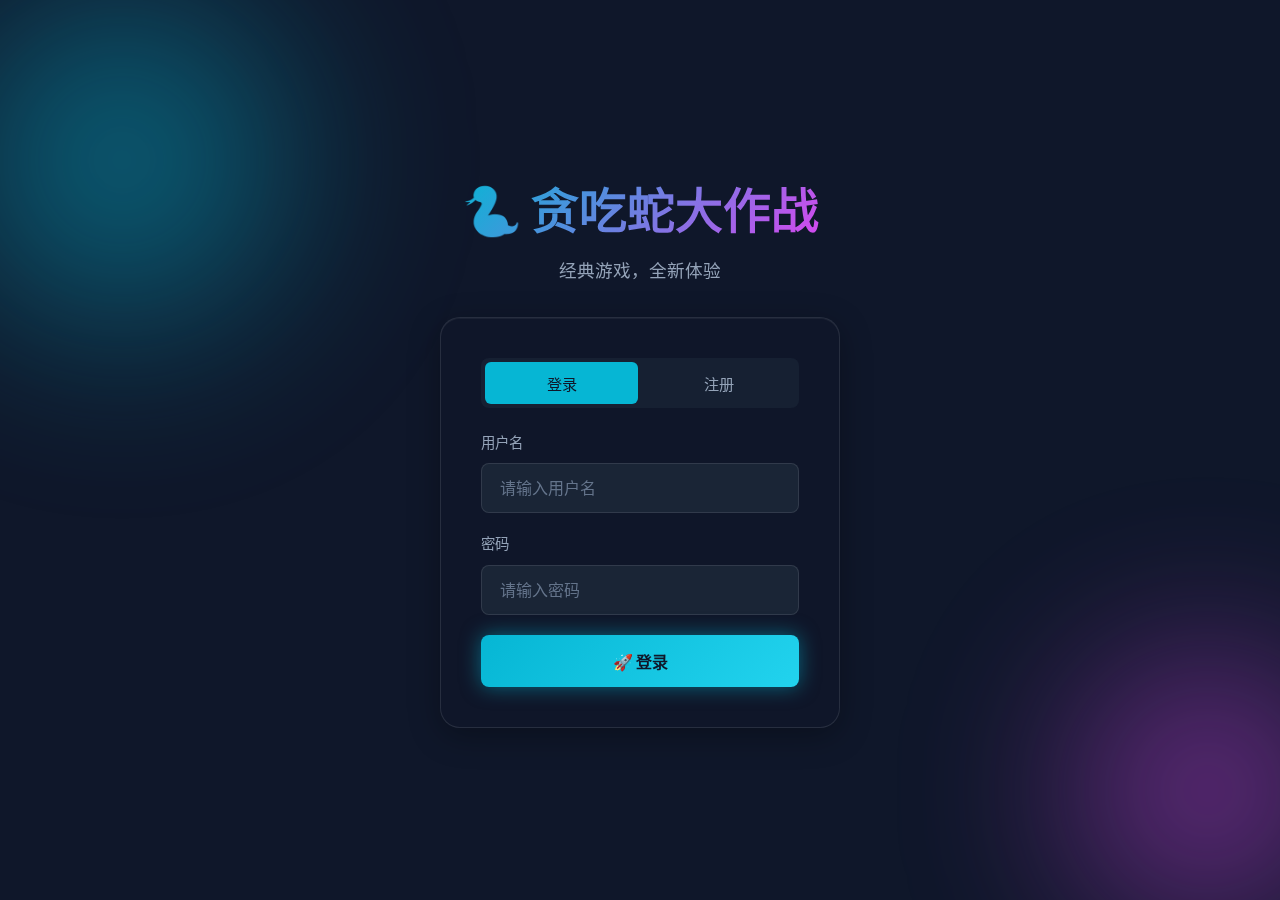
<file: index.html>
<!DOCTYPE html>
<html lang="zh-CN">
<head>
  <meta charset="UTF-8">
  <meta name="viewport" content="width=device-width, initial-scale=1.0">
  <meta name="description" content="贪吃蛇大作战 - 一款精美的网页版贪吃蛇游戏">
  <title>贪吃蛇大作战 - 登录</title>
  <link rel="stylesheet" href="css/style.css">
</head>
<body>
  <!-- 动态背景球体 -->
  <div class="background-orbs">
    <div class="orb orb-cyan"></div>
    <div class="orb orb-fuchsia"></div>
  </div>

  <!-- 主容器 -->
  <div class="main-container">
    <!-- 标题 -->
    <h1 class="gradient-title">🐍 贪吃蛇大作战</h1>
    <p class="subtitle">经典游戏，全新体验</p>

    <!-- 登录/注册卡片 -->
    <div class="glass-card" style="width: 100%; max-width: 400px;">
      <!-- 标签切换 -->
      <div class="tabs">
        <button class="tab active" id="tab-login" onclick="switchTab('login')">登录</button>
        <button class="tab" id="tab-register" onclick="switchTab('register')">注册</button>
      </div>

      <!-- 消息提示区 -->
      <div id="message-container"></div>

      <!-- 登录表单 -->
      <form id="login-form" onsubmit="handleLogin(event)">
        <div class="form-group">
          <label class="form-label" for="login-username">用户名</label>
          <input type="text" id="login-username" class="form-input" placeholder="请输入用户名" autocomplete="username">
        </div>
        <div class="form-group">
          <label class="form-label" for="login-password">密码</label>
          <input type="password" id="login-password" class="form-input" placeholder="请输入密码" autocomplete="current-password">
        </div>
        <button type="submit" class="btn btn-primary btn-block">
          🚀 登录
        </button>
      </form>

      <!-- 注册表单 -->
      <form id="register-form" class="hidden" onsubmit="handleRegister(event)">
        <div class="form-group">
          <label class="form-label" for="register-username">用户名</label>
          <input type="text" id="register-username" class="form-input" placeholder="2-20个字符" autocomplete="username">
        </div>
        <div class="form-group">
          <label class="form-label" for="register-password">密码</label>
          <input type="password" id="register-password" class="form-input" placeholder="至少4个字符" autocomplete="new-password">
        </div>
        <div class="form-group">
          <label class="form-label" for="register-confirm">确认密码</label>
          <input type="password" id="register-confirm" class="form-input" placeholder="再次输入密码" autocomplete="new-password">
        </div>
        <button type="submit" class="btn btn-primary btn-block">
          ✨ 注册
        </button>
      </form>
    </div>
  </div>

  <script src="js/storage.js"></script>
  <script src="js/auth.js"></script>
  <script>
    // 检查是否已登录，如果已登录则跳转到游戏页
    if (Auth.isLoggedIn()) {
      window.location.href = 'game.html';
    }

    /**
     * 切换登录/注册标签
     */
    function switchTab(tab) {
      const loginForm = document.getElementById('login-form');
      const registerForm = document.getElementById('register-form');
      const tabLogin = document.getElementById('tab-login');
      const tabRegister = document.getElementById('tab-register');
      const messageContainer = document.getElementById('message-container');

      // 清除消息
      messageContainer.innerHTML = '';

      if (tab === 'login') {
        loginForm.classList.remove('hidden');
        registerForm.classList.add('hidden');
        tabLogin.classList.add('active');
        tabRegister.classList.remove('active');
      } else {
        loginForm.classList.add('hidden');
        registerForm.classList.remove('hidden');
        tabLogin.classList.remove('active');
        tabRegister.classList.add('active');
      }
    }

    /**
     * 显示消息
     */
    function showMessage(message, type = 'error') {
      const container = document.getElementById('message-container');
      container.innerHTML = `<div class="message message-${type}">${message}</div>`;
    }

    /**
     * 处理登录
     */
    function handleLogin(event) {
      event.preventDefault();
      
      const username = document.getElementById('login-username').value;
      const password = document.getElementById('login-password').value;

      const result = Auth.login(username, password);
      
      if (result.success) {
        showMessage(result.message, 'success');
        setTimeout(() => {
          window.location.href = 'game.html';
        }, 500);
      } else {
        showMessage(result.message, 'error');
      }
    }

    /**
     * 处理注册
     */
    function handleRegister(event) {
      event.preventDefault();
      
      const username = document.getElementById('register-username').value;
      const password = document.getElementById('register-password').value;
      const confirm = document.getElementById('register-confirm').value;

      // 验证密码确认
      if (password !== confirm) {
        showMessage('两次输入的密码不一致', 'error');
        return;
      }

      const result = Auth.register(username, password);
      
      if (result.success) {
        showMessage(result.message, 'success');
        setTimeout(() => {
          window.location.href = 'game.html';
        }, 500);
      } else {
        showMessage(result.message, 'error');
      }
    }
  </script>
</body>
</html>
</file>
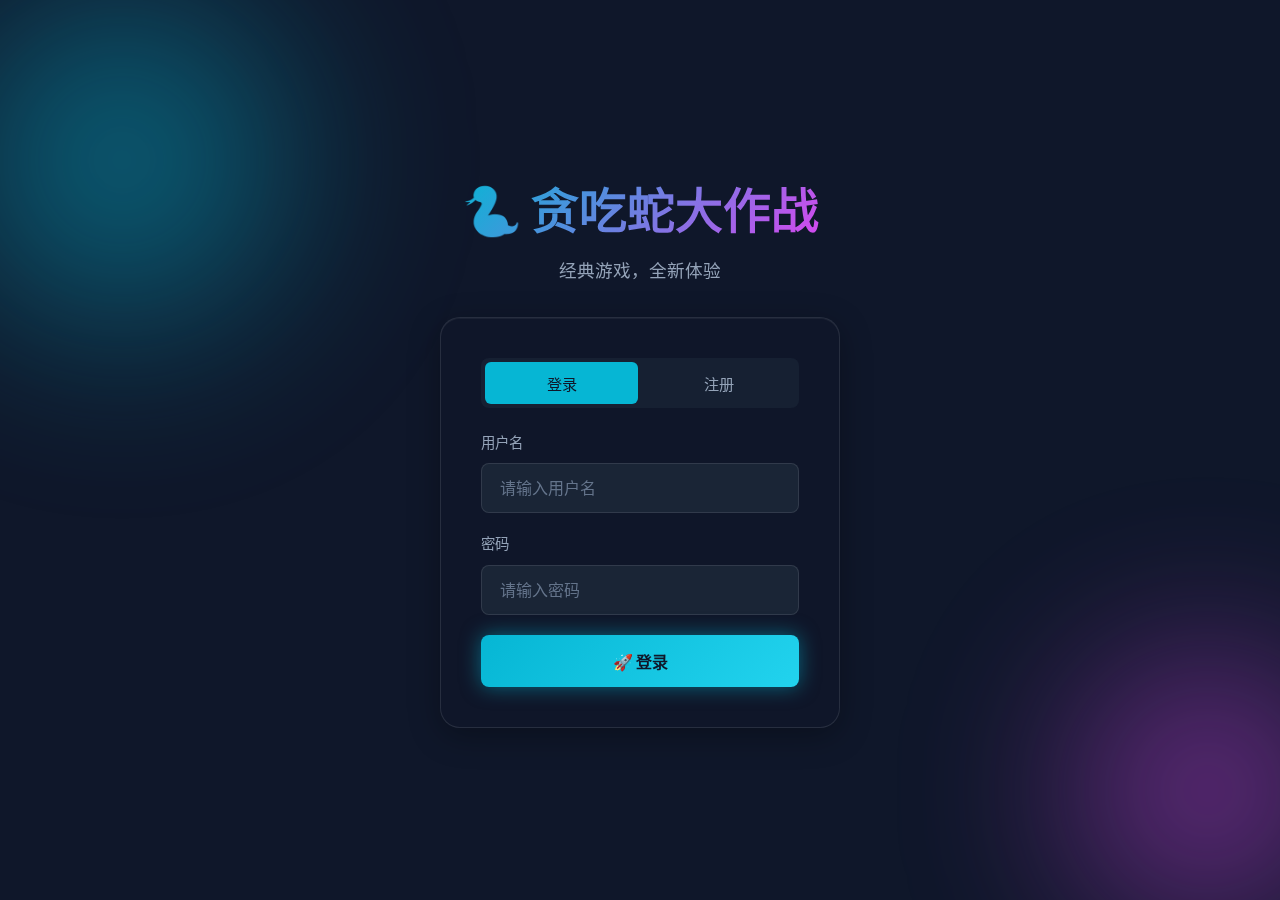
<file: game.html>
<!DOCTYPE html>
<html lang="zh-CN">

<head>
    <meta charset="UTF-8">
    <meta name="viewport" content="width=device-width, initial-scale=1.0">
    <meta name="description" content="贪吃蛇大作战 - 游戏主页面">
    <title>贪吃蛇大作战 - 游戏</title>
    <link rel="stylesheet" href="css/style.css">
</head>

<body>
    <!-- 动态背景球体 -->
    <div class="background-orbs">
        <div class="orb orb-cyan"></div>
        <div class="orb orb-fuchsia"></div>
    </div>

    <!-- 主容器 -->
    <div class="main-container">
        <!-- 顶部信息栏 -->
        <div class="top-bar">
            <div class="user-info">
                欢迎, <strong id="username-display">玩家</strong>!
                <span class="text-muted">|</span>
                最高分: <span id="high-score">0</span>
            </div>
            <div class="score-display">
                当前分数: <span id="current-score">0</span>
            </div>
            <button class="btn btn-secondary" onclick="handleLogout()">退出登录</button>
        </div>

        <!-- 游戏画布 -->
        <div class="game-canvas-wrapper">
            <canvas id="game-canvas" class="game-canvas" width="400" height="400"></canvas>
        </div>

        <!-- 游戏控制按钮 -->
        <div class="game-controls">
            <button class="btn btn-primary" id="btn-start" onclick="startGame()">
                ▶ 开始游戏
            </button>
            <button class="btn btn-secondary" id="btn-pause" onclick="togglePause()" disabled>
                ⏸ 暂停
            </button>
            <button class="btn btn-fuchsia" onclick="window.location.href='history.html'">
                📊 历史记录
            </button>
        </div>

        <!-- 操作提示 -->
        <p class="text-center mt-4" style="color: var(--text-muted); font-size: 0.9rem;">
            使用 <strong>方向键</strong> 或 <strong>WASD</strong> 控制方向，<strong>空格键</strong> 暂停
        </p>
    </div>

    <!-- 游戏结束弹窗 -->
    <div class="modal-overlay" id="game-over-modal">
        <div class="glass-card modal-content">
            <h2 class="modal-title gradient-title gradient-title-sm">游戏结束!</h2>
            <p class="modal-score">最终得分: <span id="final-score">0</span></p>
            <p style="color: var(--text-muted); margin-bottom: 24px;">游戏时长: <span id="game-duration">0</span> 秒</p>
            <div class="btn-group" style="justify-content: center;">
                <button class="btn btn-primary" onclick="restartGame()">🔄 再来一局</button>
                <button class="btn btn-secondary" onclick="closeModal()">返回</button>
            </div>
        </div>
    </div>

    <script src="js/storage.js"></script>
    <script src="js/auth.js"></script>
    <script src="js/game.js"></script>
    <script>
        // 检查登录状态
        if (!Auth.requireLogin()) {
            // 如果未登录，requireLogin 会自动跳转
        }

        // 初始化游戏
        let game = null;

        document.addEventListener('DOMContentLoaded', () => {
            // 显示用户名
            const username = Auth.getCurrentUsername();
            document.getElementById('username-display').textContent = username;

            // 显示最高分
            const highScore = Storage.getUserHighScore(username);
            document.getElementById('high-score').textContent = highScore;

            // 创建游戏实例
            game = new SnakeGame('game-canvas');

            // 设置回调
            game.onScoreChange = (score) => {
                document.getElementById('current-score').textContent = score;
            };

            game.onGameOver = (score, duration) => {
                showGameOverModal(score, duration);
                // 更新最高分显示
                const highScore = Storage.getUserHighScore(username);
                document.getElementById('high-score').textContent = highScore;
            };

            // 初始化游戏
            game.init();
        });

        /**
         * 开始游戏
         */
        function startGame() {
            if (!game) return;

            game.init();
            game.start();

            document.getElementById('btn-start').disabled = true;
            document.getElementById('btn-start').textContent = '游戏中...';
            document.getElementById('btn-pause').disabled = false;
        }

        /**
         * 暂停/继续游戏
         */
        function togglePause() {
            if (!game) return;

            game.togglePause();

            const btnPause = document.getElementById('btn-pause');
            if (game.isPaused) {
                btnPause.textContent = '▶ 继续';
            } else {
                btnPause.textContent = '⏸ 暂停';
            }
        }

        /**
         * 显示游戏结束弹窗
         */
        function showGameOverModal(score, duration) {
            document.getElementById('final-score').textContent = score;
            document.getElementById('game-duration').textContent = duration;
            document.getElementById('game-over-modal').classList.add('active');

            // 重置按钮状态
            document.getElementById('btn-start').disabled = false;
            document.getElementById('btn-start').textContent = '▶ 开始游戏';
            document.getElementById('btn-pause').disabled = true;
            document.getElementById('btn-pause').textContent = '⏸ 暂停';
        }

        /**
         * 关闭弹窗
         */
        function closeModal() {
            document.getElementById('game-over-modal').classList.remove('active');
        }

        /**
         * 重新开始游戏
         */
        function restartGame() {
            closeModal();
            startGame();
        }

        /**
         * 退出登录
         */
        function handleLogout() {
            Auth.logout();
            window.location.href = 'index.html';
        }
    </script>
</body>

</html>
</file>
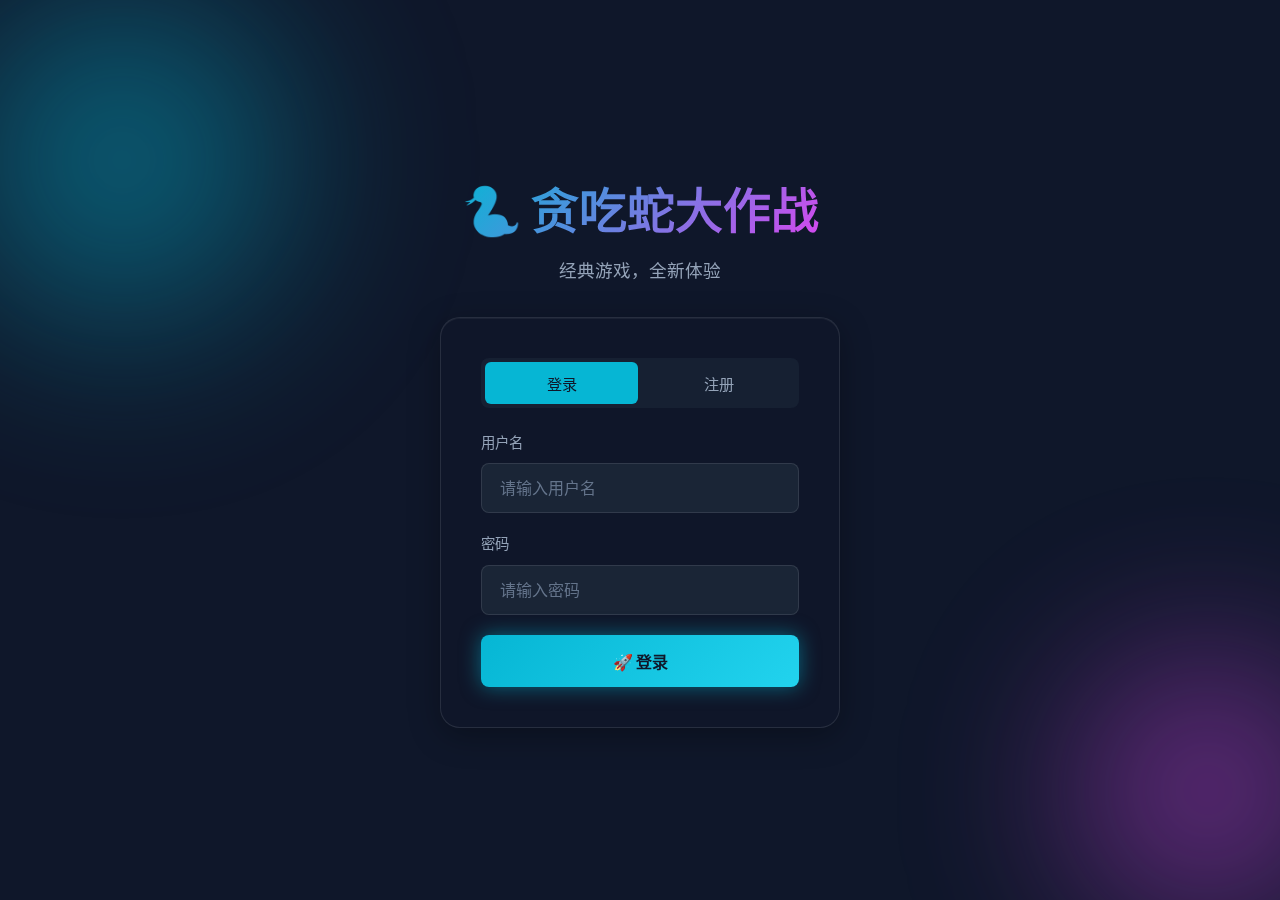
<file: history.html>
<!DOCTYPE html>
<html lang="zh-CN">

<head>
    <meta charset="UTF-8">
    <meta name="viewport" content="width=device-width, initial-scale=1.0">
    <meta name="description" content="贪吃蛇大作战 - 历史记录与排行榜">
    <title>贪吃蛇大作战 - 历史记录</title>
    <link rel="stylesheet" href="css/style.css">
</head>

<body>
    <!-- 动态背景球体 -->
    <div class="background-orbs">
        <div class="orb orb-cyan"></div>
        <div class="orb orb-fuchsia"></div>
    </div>

    <!-- 主容器 -->
    <div class="main-container">
        <!-- 标题 -->
        <h1 class="gradient-title gradient-title-sm">📊 游戏记录</h1>
        <p class="subtitle">查看排行榜和你的历史成绩</p>

        <!-- 标签切换 -->
        <div class="glass-card" style="width: 100%; max-width: 500px;">
            <div class="tabs">
                <button class="tab active" id="tab-leaderboard" onclick="switchTab('leaderboard')">🏆 排行榜</button>
                <button class="tab" id="tab-history" onclick="switchTab('history')">📜 我的记录</button>
            </div>

            <!-- 排行榜 -->
            <div id="leaderboard-container" class="leaderboard">
                <ul class="leaderboard-list" id="leaderboard-list">
                    <!-- 动态生成 -->
                </ul>
                <p id="leaderboard-empty" class="text-center hidden" style="color: var(--text-muted); padding: 40px 0;">
                    暂无记录，快去玩游戏吧！
                </p>
            </div>

            <!-- 我的记录 -->
            <div id="history-container" class="leaderboard hidden">
                <ul class="leaderboard-list" id="history-list">
                    <!-- 动态生成 -->
                </ul>
                <p id="history-empty" class="text-center hidden" style="color: var(--text-muted); padding: 40px 0;">
                    你还没有游戏记录
                </p>
            </div>
        </div>

        <!-- 返回按钮 -->
        <div class="game-controls">
            <button class="btn btn-primary" onclick="window.location.href='game.html'">
                ← 返回游戏
            </button>
        </div>
    </div>

    <script src="js/storage.js"></script>
    <script src="js/auth.js"></script>
    <script>
        // 检查登录状态
        if (!Auth.requireLogin()) {
            // 如果未登录，requireLogin 会自动跳转
        }

        /**
         * 切换标签
         */
        function switchTab(tab) {
            const leaderboardContainer = document.getElementById('leaderboard-container');
            const historyContainer = document.getElementById('history-container');
            const tabLeaderboard = document.getElementById('tab-leaderboard');
            const tabHistory = document.getElementById('tab-history');

            if (tab === 'leaderboard') {
                leaderboardContainer.classList.remove('hidden');
                historyContainer.classList.add('hidden');
                tabLeaderboard.classList.add('active');
                tabHistory.classList.remove('active');
            } else {
                leaderboardContainer.classList.add('hidden');
                historyContainer.classList.remove('hidden');
                tabLeaderboard.classList.remove('active');
                tabHistory.classList.add('active');
            }
        }

        /**
         * 获取排名样式类名
         */
        function getRankClass(rank) {
            if (rank === 1) return 'gold';
            if (rank === 2) return 'silver';
            if (rank === 3) return 'bronze';
            return '';
        }

        /**
         * 格式化日期
         */
        function formatDate(isoString) {
            const date = new Date(isoString);
            const month = (date.getMonth() + 1).toString().padStart(2, '0');
            const day = date.getDate().toString().padStart(2, '0');
            const hours = date.getHours().toString().padStart(2, '0');
            const minutes = date.getMinutes().toString().padStart(2, '0');
            return `${month}-${day} ${hours}:${minutes}`;
        }

        /**
         * 渲染排行榜
         */
        function renderLeaderboard() {
            const leaderboard = Storage.getLeaderboard(10);
            const listElement = document.getElementById('leaderboard-list');
            const emptyElement = document.getElementById('leaderboard-empty');

            if (leaderboard.length === 0) {
                listElement.innerHTML = '';
                emptyElement.classList.remove('hidden');
                return;
            }

            emptyElement.classList.add('hidden');

            listElement.innerHTML = leaderboard.map((record, index) => {
                const rank = index + 1;
                const rankClass = getRankClass(rank);
                return `
          <li class="leaderboard-item">
            <span class="leaderboard-rank ${rankClass}">#${rank}</span>
            <span class="leaderboard-name">${record.username}</span>
            <span class="leaderboard-score">${record.score} 分</span>
          </li>
        `;
            }).join('');
        }

        /**
         * 渲染我的记录
         */
        function renderHistory() {
            const username = Auth.getCurrentUsername();
            const records = Storage.getUserRecords(username);
            const listElement = document.getElementById('history-list');
            const emptyElement = document.getElementById('history-empty');

            if (records.length === 0) {
                listElement.innerHTML = '';
                emptyElement.classList.remove('hidden');
                return;
            }

            emptyElement.classList.add('hidden');

            listElement.innerHTML = records.slice(0, 20).map((record, index) => {
                return `
          <li class="leaderboard-item">
            <span class="leaderboard-time">${formatDate(record.playedAt)}</span>
            <span class="leaderboard-name" style="margin-left: auto;">时长 ${record.duration}秒</span>
            <span class="leaderboard-score">${record.score} 分</span>
          </li>
        `;
            }).join('');
        }

        // 页面加载时渲染数据
        document.addEventListener('DOMContentLoaded', () => {
            renderLeaderboard();
            renderHistory();
        });
    </script>
</body>

</html>
</file>
<file: css/style.css>
/* ========================================
   贪吃蛇大作战 - 全局样式设计系统
   ======================================== */

/* 导入 Outfit 字体 */
@import url('https://fonts.googleapis.com/css2?family=Outfit:wght@300;400;500;600;700&display=swap');

/* ========================================
   CSS 变量 - 设计系统核心
   ======================================== */
:root {
    /* 背景色 */
    --bg-primary: #0f172a;
    --bg-secondary: #1e293b;

    /* 毛玻璃效果 */
    --glass-bg: rgba(15, 23, 42, 0.7);
    --glass-border: rgba(255, 255, 255, 0.1);
    --glass-blur: 12px;

    /* 强调色 */
    --accent-cyan: #06b6d4;
    --accent-cyan-light: #22d3ee;
    --accent-fuchsia: #d946ef;
    --accent-fuchsia-light: #e879f9;

    /* 发光效果 */
    --glow-cyan: 0 0 20px rgba(6, 182, 212, 0.5);
    --glow-cyan-strong: 0 0 30px rgba(6, 182, 212, 0.7);
    --glow-fuchsia: 0 0 20px rgba(217, 70, 239, 0.5);

    /* 文字颜色 */
    --text-primary: #f8fafc;
    --text-secondary: #94a3b8;
    --text-muted: #64748b;

    /* 字体 */
    --font-main: 'Outfit', sans-serif;

    /* 过渡 */
    --transition-fast: 0.2s ease;
    --transition-normal: 0.3s ease;
    --transition-slow: 0.5s ease;

    /* 圆角 */
    --radius-sm: 8px;
    --radius-md: 12px;
    --radius-lg: 20px;
    --radius-xl: 28px;
}

/* ========================================
   全局重置
   ======================================== */
* {
    margin: 0;
    padding: 0;
    box-sizing: border-box;
}

html,
body {
    height: 100%;
}

body {
    font-family: var(--font-main);
    background-color: var(--bg-primary);
    color: var(--text-primary);
    line-height: 1.6;
    overflow-x: hidden;
}

/* ========================================
   动态背景 - 漂浮发光球体
   ======================================== */
.background-orbs {
    position: fixed;
    top: 0;
    left: 0;
    width: 100%;
    height: 100%;
    pointer-events: none;
    overflow: hidden;
    z-index: 0;
}

.orb {
    position: absolute;
    border-radius: 50%;
    filter: blur(80px);
    opacity: 0.6;
}

/* 青色球体 */
.orb-cyan {
    width: 500px;
    height: 500px;
    background: radial-gradient(circle, var(--accent-cyan) 0%, transparent 70%);
    top: -10%;
    left: -10%;
    animation: float-cyan 20s ease-in-out infinite;
}

/* 紫红色球体 */
.orb-fuchsia {
    width: 400px;
    height: 400px;
    background: radial-gradient(circle, var(--accent-fuchsia) 0%, transparent 70%);
    bottom: -10%;
    right: -10%;
    animation: float-fuchsia 25s ease-in-out infinite;
}

/* 漂浮动画 */
@keyframes float-cyan {

    0%,
    100% {
        transform: translate(0, 0) scale(1);
    }

    25% {
        transform: translate(100px, 50px) scale(1.1);
    }

    50% {
        transform: translate(50px, 100px) scale(0.9);
    }

    75% {
        transform: translate(-50px, 50px) scale(1.05);
    }
}

@keyframes float-fuchsia {

    0%,
    100% {
        transform: translate(0, 0) scale(1);
    }

    33% {
        transform: translate(-80px, -60px) scale(1.15);
    }

    66% {
        transform: translate(60px, -80px) scale(0.95);
    }
}

/* 游戏结束颤抖动画 */
@keyframes shake {

    0%,
    100% {
        transform: translateX(0);
    }

    10%,
    30%,
    50%,
    70%,
    90% {
        transform: translateX(-8px);
    }

    20%,
    40%,
    60%,
    80% {
        transform: translateX(8px);
    }
}

.game-canvas-wrapper.shake {
    animation: shake 0.5s ease-in-out;
}

/* ========================================
   主容器布局
   ======================================== */
.main-container {
    position: relative;
    z-index: 1;
    min-height: 100vh;
    display: flex;
    flex-direction: column;
    align-items: center;
    justify-content: center;
    padding: 20px;
}

/* ========================================
   毛玻璃卡片
   ======================================== */
.glass-card {
    background: var(--glass-bg);
    backdrop-filter: blur(var(--glass-blur));
    -webkit-backdrop-filter: blur(var(--glass-blur));
    border: 1px solid var(--glass-border);
    border-radius: var(--radius-lg);
    padding: 40px;
    box-shadow:
        0 8px 32px rgba(0, 0, 0, 0.3),
        inset 0 1px 0 rgba(255, 255, 255, 0.05);
}

.glass-card-sm {
    padding: 24px;
    border-radius: var(--radius-md);
}

/* ========================================
   渐变标题
   ======================================== */
.gradient-title {
    font-size: 3rem;
    font-weight: 700;
    text-align: center;
    background: linear-gradient(135deg, var(--accent-cyan) 0%, var(--accent-fuchsia) 100%);
    -webkit-background-clip: text;
    background-clip: text;
    -webkit-text-fill-color: transparent;
    margin-bottom: 8px;
}

.gradient-title-sm {
    font-size: 2rem;
}

.subtitle {
    text-align: center;
    color: var(--text-secondary);
    font-size: 1.1rem;
    margin-bottom: 32px;
}

/* ========================================
   表单元素
   ======================================== */
.form-group {
    margin-bottom: 20px;
}

.form-label {
    display: block;
    font-size: 0.9rem;
    font-weight: 500;
    color: var(--text-secondary);
    margin-bottom: 8px;
}

.form-input {
    width: 100%;
    padding: 14px 18px;
    font-family: var(--font-main);
    font-size: 1rem;
    color: var(--text-primary);
    background: rgba(30, 41, 59, 0.8);
    border: 1px solid var(--glass-border);
    border-radius: var(--radius-sm);
    outline: none;
    transition: all var(--transition-fast);
}

.form-input:focus {
    border-color: var(--accent-cyan);
    box-shadow: 0 0 0 3px rgba(6, 182, 212, 0.2);
}

.form-input::placeholder {
    color: var(--text-muted);
}

/* ========================================
   霓虹发光按钮
   ======================================== */
.btn {
    display: inline-flex;
    align-items: center;
    justify-content: center;
    gap: 8px;
    padding: 14px 28px;
    font-family: var(--font-main);
    font-size: 1rem;
    font-weight: 600;
    border: none;
    border-radius: var(--radius-sm);
    cursor: pointer;
    transition: all var(--transition-normal);
    text-decoration: none;
}

.btn-primary {
    background: linear-gradient(135deg, var(--accent-cyan) 0%, var(--accent-cyan-light) 100%);
    color: var(--bg-primary);
    box-shadow: var(--glow-cyan);
}

.btn-primary:hover {
    background: linear-gradient(135deg, var(--accent-cyan-light) 0%, var(--accent-cyan) 100%);
    box-shadow: var(--glow-cyan-strong);
    transform: translateY(-2px);
}

.btn-secondary {
    background: transparent;
    color: var(--text-secondary);
    border: 1px solid var(--glass-border);
}

.btn-secondary:hover {
    background: rgba(255, 255, 255, 0.05);
    color: var(--text-primary);
    border-color: var(--accent-cyan);
}

.btn-fuchsia {
    background: linear-gradient(135deg, var(--accent-fuchsia) 0%, var(--accent-fuchsia-light) 100%);
    color: white;
    box-shadow: var(--glow-fuchsia);
}

.btn-fuchsia:hover {
    box-shadow: 0 0 30px rgba(217, 70, 239, 0.7);
    transform: translateY(-2px);
}

.btn-block {
    width: 100%;
}

.btn-group {
    display: flex;
    gap: 12px;
    margin-top: 24px;
}

/* ========================================
   游戏画布容器
   ======================================== */
.game-canvas-wrapper {
    position: relative;
    padding: 4px;
    background: linear-gradient(135deg, var(--accent-cyan), var(--accent-fuchsia));
    border-radius: var(--radius-md);
    box-shadow:
        0 0 40px rgba(6, 182, 212, 0.3),
        0 0 60px rgba(217, 70, 239, 0.2);
}

.game-canvas {
    display: block;
    background: var(--bg-primary);
    border-radius: calc(var(--radius-md) - 4px);
}

/* ========================================
   顶部导航栏
   ======================================== */
.top-bar {
    width: 100%;
    max-width: 800px;
    display: flex;
    justify-content: space-between;
    align-items: center;
    padding: 16px 24px;
    background: var(--glass-bg);
    backdrop-filter: blur(var(--glass-blur));
    border: 1px solid var(--glass-border);
    border-radius: var(--radius-md);
    margin-bottom: 24px;
}

.user-info {
    display: flex;
    align-items: center;
    gap: 12px;
    color: var(--text-secondary);
}

.user-info strong {
    color: var(--accent-cyan);
}

.score-display {
    font-size: 1.2rem;
    font-weight: 600;
}

.score-display span {
    color: var(--accent-fuchsia);
}

/* ========================================
   游戏控制区
   ======================================== */
.game-controls {
    display: flex;
    gap: 16px;
    margin-top: 24px;
    flex-wrap: wrap;
    justify-content: center;
}

/* ========================================
   排行榜和历史记录
   ======================================== */
.leaderboard {
    width: 100%;
    max-width: 500px;
}

.leaderboard-title {
    font-size: 1.5rem;
    font-weight: 600;
    margin-bottom: 20px;
    display: flex;
    align-items: center;
    gap: 10px;
}

.leaderboard-list {
    list-style: none;
}

.leaderboard-item {
    display: flex;
    justify-content: space-between;
    align-items: center;
    padding: 14px 18px;
    background: rgba(30, 41, 59, 0.5);
    border-radius: var(--radius-sm);
    margin-bottom: 10px;
    transition: all var(--transition-fast);
}

.leaderboard-item:hover {
    background: rgba(30, 41, 59, 0.8);
    transform: translateX(5px);
}

.leaderboard-rank {
    font-weight: 700;
    color: var(--accent-cyan);
    min-width: 30px;
}

.leaderboard-rank.gold {
    color: #fbbf24;
}

.leaderboard-rank.silver {
    color: #94a3b8;
}

.leaderboard-rank.bronze {
    color: #d97706;
}

.leaderboard-name {
    flex: 1;
    margin-left: 12px;
}

.leaderboard-score {
    font-weight: 600;
    color: var(--accent-fuchsia);
}

.leaderboard-time {
    font-size: 0.85rem;
    color: var(--text-muted);
    margin-left: 12px;
}

/* ========================================
   消息提示
   ======================================== */
.message {
    padding: 12px 18px;
    border-radius: var(--radius-sm);
    margin-bottom: 16px;
    font-size: 0.9rem;
}

.message-error {
    background: rgba(239, 68, 68, 0.2);
    border: 1px solid rgba(239, 68, 68, 0.5);
    color: #fca5a5;
}

.message-success {
    background: rgba(34, 197, 94, 0.2);
    border: 1px solid rgba(34, 197, 94, 0.5);
    color: #86efac;
}

/* ========================================
   游戏结束弹窗
   ======================================== */
.modal-overlay {
    position: fixed;
    top: 0;
    left: 0;
    width: 100%;
    height: 100%;
    background: rgba(0, 0, 0, 0.7);
    display: flex;
    align-items: center;
    justify-content: center;
    z-index: 100;
    opacity: 0;
    visibility: hidden;
    transition: all var(--transition-normal);
}

.modal-overlay.active {
    opacity: 1;
    visibility: visible;
}

.modal-content {
    text-align: center;
}

.modal-title {
    font-size: 2.5rem;
    margin-bottom: 16px;
}

.modal-score {
    font-size: 1.5rem;
    color: var(--text-secondary);
    margin-bottom: 24px;
}

.modal-score span {
    color: var(--accent-fuchsia);
    font-weight: 700;
    animation: pulse 2s infinite;
}

/* ========================================
   标签切换
   ======================================== */
.tabs {
    display: flex;
    gap: 4px;
    background: rgba(30, 41, 59, 0.5);
    padding: 4px;
    border-radius: var(--radius-sm);
    margin-bottom: 24px;
}

.tab {
    flex: 1;
    padding: 10px 20px;
    font-family: var(--font-main);
    font-size: 0.95rem;
    font-weight: 500;
    background: transparent;
    border: none;
    color: var(--text-secondary);
    cursor: pointer;
    border-radius: calc(var(--radius-sm) - 2px);
    transition: all var(--transition-fast);
}

.tab:hover {
    color: var(--text-primary);
}

.tab.active {
    background: var(--accent-cyan);
    color: var(--bg-primary);
}

/* ========================================
   响应式适配
   ======================================== */
@media (max-width: 600px) {
    .glass-card {
        padding: 28px 20px;
        margin: 10px;
    }

    .gradient-title {
        font-size: 2.2rem;
    }

    .btn-group {
        flex-direction: column;
    }

    .top-bar {
        flex-direction: column;
        gap: 12px;
        text-align: center;
    }

    .game-controls {
        flex-direction: column;
    }
}

/* ========================================
   工具类
   ======================================== */
.text-center {
    text-align: center;
}

.mt-4 {
    margin-top: 16px;
}

.mt-6 {
    margin-top: 24px;
}

.mb-4 {
    margin-bottom: 16px;
}

.hidden {
    display: none !important;
}
</file>
